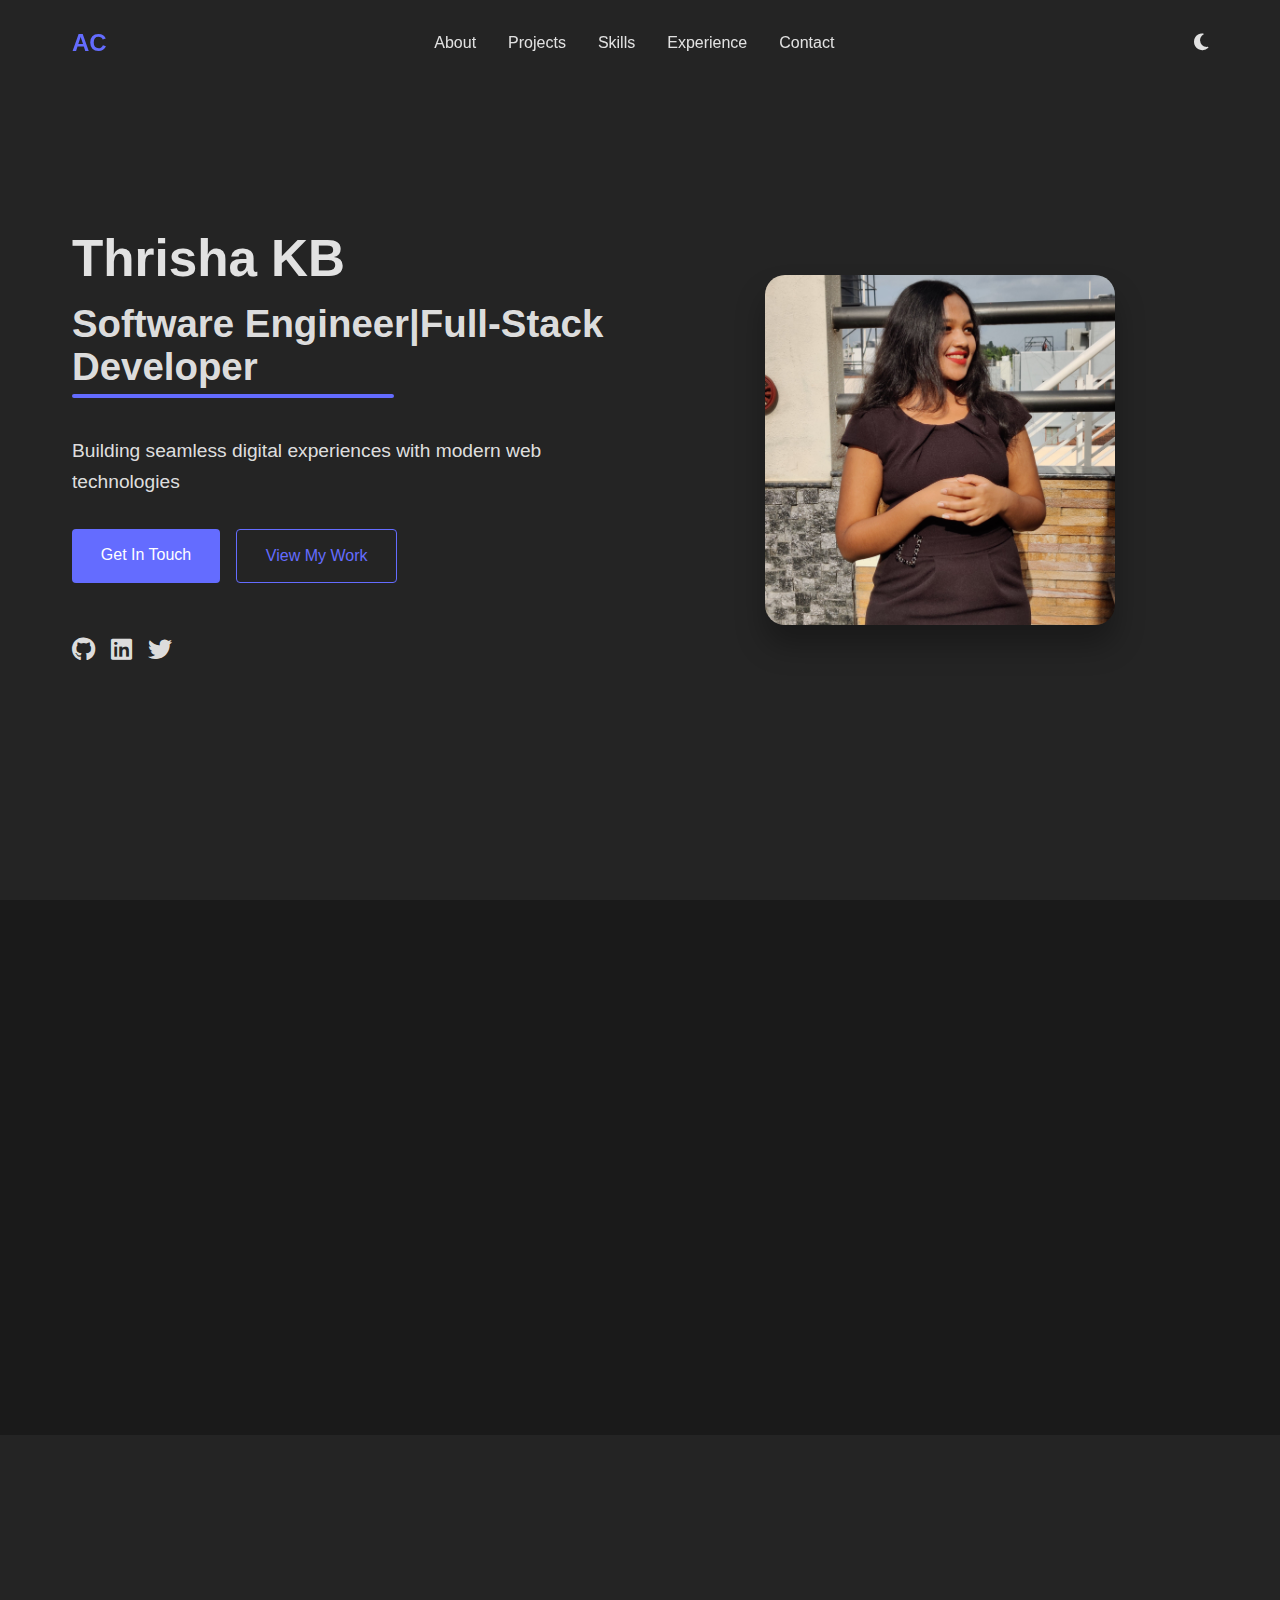
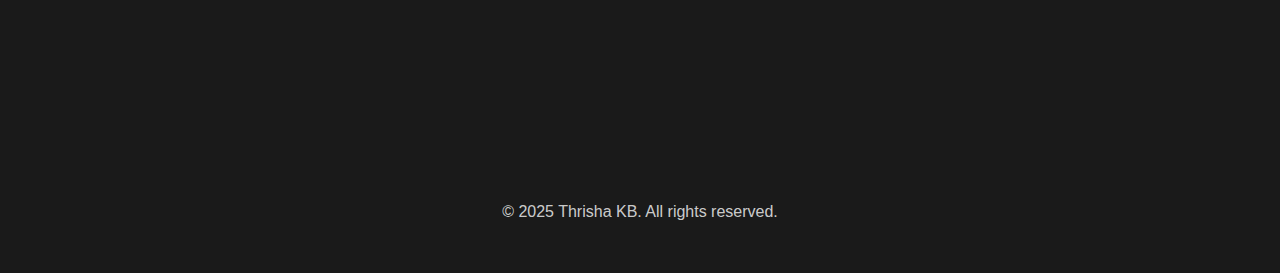
<file: OASIS INFOBYTE/LEVEL1 (TASK 2)/portfolio1.html>
<!DOCTYPE html>
<html lang="en" data-theme="dark">
<head>
    <meta charset="UTF-8">
    <meta name="viewport" content="width=device-width, initial-scale=1.0">
    <title>THRISHA KB | SOFTWARE ENGINEER</title>
    <link rel="stylesheet" href="https://cdnjs.cloudflare.com/ajax/libs/font-awesome/6.4.0/css/all.min.css">
    <style>
        :root {
            --primary: #646cff;
            --primary-hover: #535bf2;
            --text: rgba(255, 255, 255, 0.87);
            --bg: #242424;
            --card-bg: #1a1a1a;
            --light-text: #213547;
            --light-bg: #ffffff;
            --light-card: #f9f9f9;
        }

        [data-theme="light"] {
            --text: var(--light-text);
            --bg: var(--light-bg);
            --card-bg: var(--light-card);
        }

        * {
            margin: 0;
            padding: 0;
            box-sizing: border-box;
            font-family: 'Inter', -apple-system, BlinkMacSystemFont, sans-serif;
            transition: background-color 0.3s, color 0.3s;
        }

        body {
            background-color: var(--bg);
            color: var(--text);
            line-height: 1.6;
            overflow-x: hidden;
        }

        .container {
            max-width: 1200px;
            margin: 0 auto;
            padding: 0 2rem;
        }

        section {
            padding: 6rem 0;
            scroll-margin-top: 80px;
        }

        h1, h2, h3 {
            line-height: 1.1;
        }

        h1 {
            font-size: 3.2rem;
            font-weight: 700;
            margin-bottom: 1rem;
        }

        h2 {
            font-size: 2.4rem;
            margin-bottom: 3rem;
            position: relative;
            display: inline-block;
        }

        h2::after {
            content: '';
            position: absolute;
            bottom: -10px;
            left: 0;
            width: 60%;
            height: 4px;
            background: var(--primary);
            border-radius: 2px;
        }

        p {
            margin-bottom: 1rem;
            opacity: 0.9;
        }

        .btn {
            display: inline-block;
            background: var(--primary);
            color: white;
            padding: 0.8rem 1.8rem;
            border-radius: 4px;
            text-decoration: none;
            font-weight: 500;
            border: none;
            cursor: pointer;
            transition: transform 0.2s, background 0.2s;
        }

        .btn:hover {
            background: var(--primary-hover);
            transform: translateY(-2px);
        }

        .btn-outline {
            background: transparent;
            border: 1px solid var(--primary);
            color: var(--primary);
        }

        /* Header */
        header {
            position: fixed;
            top: 0;
            width: 100%;
            padding: 1.5rem 0;
            background-color: rgba(36, 36, 36, 0.8);
            backdrop-filter: blur(10px);
            z-index: 100;
        }

        nav {
            display: flex;
            justify-content: space-between;
            align-items: center;
        }

        .logo {
            font-weight: 700;
            font-size: 1.5rem;
            color: var(--primary);
            text-decoration: none;
        }

        .nav-links {
            display: flex;
            gap: 2rem;
        }

        .nav-links a {
            color: var(--text);
            text-decoration: none;
            font-weight: 500;
            position: relative;
        }

        .nav-links a::after {
            content: '';
            position: absolute;
            bottom: -5px;
            left: 0;
            width: 0;
            height: 2px;
            background: var(--primary);
            transition: width 0.3s;
        }

        .nav-links a:hover::after {
            width: 100%;
        }

        .theme-toggle {
            background: none;
            border: none;
            color: var(--text);
            font-size: 1.2rem;
            cursor: pointer;
            margin-left: 2rem;
        }

        /* Hero Section */
        #hero {
            height: 100vh;
            display: flex;
            align-items: center;
            position: relative;
            overflow: hidden;
        }

        .hero-content {
            display: flex;
            align-items: center;
            gap: 4rem;
        }

        .hero-text {
            flex: 1;
        }

        .hero-image {
            flex: 1;
            display: flex;
            justify-content: center;
        }

        .hero-image img {
            width: 350px;
            height: 350px;
            object-fit: cover;
            border-radius: 20px;
            box-shadow: 0 20px 30px rgba(0, 0, 0, 0.3);
        }

        .tagline {
            font-size: 1.2rem;
            margin-bottom: 2rem;
            opacity: 0.8;
        }

        .cta-buttons {
            display: flex;
            gap: 1rem;
            margin-top: 2rem;
        }

        .social-links {
            display: flex;
            gap: 1rem;
            margin-top: 3rem;
        }

        .social-links a {
            color: var(--text);
            font-size: 1.5rem;
            transition: transform 0.2s, color 0.2s;
        }

        .social-links a:hover {
            color: var(--primary);
            transform: translateY(-3px);
        }

        /* About Section */
        #about {
            background-color: var(--card-bg);
        }

        .about-content {
            display: flex;
            gap: 4rem;
            align-items: center;
        }

        .about-text {
            flex: 1;
        }

        .skills-grid {
            flex: 1;
            display: grid;
            grid-template-columns: repeat(3, 1fr);
            gap: 1.5rem;
        }

        .skill-item {
            background: rgba(100, 108, 255, 0.1);
            padding: 1.5rem;
            border-radius: 8px;
            text-align: center;
            transition: transform 0.2s;
        }

        .skill-item:hover {
            transform: translateY(-5px);
        }

        .skill-item i {
            font-size: 2rem;
            margin-bottom: 1rem;
            color: var(--primary);
        }

        /* Projects Section */
        .projects-grid {
            display: grid;
            grid-template-columns: repeat(auto-fill, minmax(350px, 1fr));
            gap: 2rem;
        }

        .project-card {
            background: var(--card-bg);
            border-radius: 10px;
            overflow: hidden;
            transition: transform 0.3s, box-shadow 0.3s;
        }

        .project-card:hover {
            transform: translateY(-10px);
            box-shadow: 0 15px 30px rgba(0, 0, 0, 0.2);
        }

        .project-image {
            height: 200px;
            overflow: hidden;
        }

        .project-image img {
            width: 100%;
            height: 100%;
            object-fit: cover;
            transition: transform 0.5s;
        }

        .project-card:hover .project-image img {
            transform: scale(1.05);
        }

        .project-info {
            padding: 1.5rem;
        }

        .project-info h3 {
            margin-bottom: 0.5rem;
        }

        .project-links {
            display: flex;
            gap: 1rem;
            margin-top: 1rem;
        }

        .project-links a {
            font-size: 0.9rem;
        }

        .featured-project {
            grid-column: span 2;
            display: flex;
        }

        .featured-project .project-image {
            flex: 1;
            height: auto;
        }

        .featured-project .project-info {
            flex: 1;
        }

        /* Skills Section */
        .skills-container {
            display: flex;
            gap: 3rem;
        }

        .skills-category {
            flex: 1;
        }

        .skill-bar {
            margin-bottom: 1.5rem;
        }

        .skill-info {
            display: flex;
            justify-content: space-between;
            margin-bottom: 0.5rem;
        }

        .skill-bar-container {
            height: 8px;
            background: rgba(100, 108, 255, 0.1);
            border-radius: 4px;
            overflow: hidden;
        }

        .skill-progress {
            height: 100%;
            background: var(--primary);
            border-radius: 4px;
            width: 0;
        }

        /* Experience Section */
        .timeline {
            position: relative;
            max-width: 800px;
            margin: 0 auto;
        }

        .timeline::before {
            content: '';
            position: absolute;
            top: 0;
            left: 50%;
            transform: translateX(-50%);
            width: 2px;
            height: 100%;
            background: var(--primary);
        }

        .timeline-item {
            padding: 20px 40px;
            position: relative;
            width: 50%;
            box-sizing: border-box;
        }

        .timeline-item:nth-child(odd) {
            left: 0;
        }

        .timeline-item:nth-child(even) {
            left: 50%;
        }

        .timeline-item::after {
            content: '';
            position: absolute;
            top: 30px;
            width: 20px;
            height: 20px;
            border-radius: 50%;
            background: var(--primary);
            z-index: 1;
        }

        .timeline-item:nth-child(odd)::after {
            right: -10px;
        }

        .timeline-item:nth-child(even)::after {
            left: -10px;
        }

        .timeline-content {
            padding: 20px;
            background: var(--card-bg);
            border-radius: 8px;
            box-shadow: 0 5px 15px rgba(0, 0, 0, 0.1);
        }

        .timeline-date {
            font-weight: 600;
            color: var(--primary);
            margin-bottom: 0.5rem;
        }

        /* Contact Section */
        #contact {
            background-color: var(--card-bg);
        }

        .contact-container {
            display: flex;
            gap: 4rem;
        }

        .contact-info {
            flex: 1;
        }

        .contact-form {
            flex: 1;
        }

        .form-group {
            margin-bottom: 1.5rem;
        }

        .form-group label {
            display: block;
            margin-bottom: 0.5rem;
            font-weight: 500;
        }

        .form-group input,
        .form-group textarea {
            width: 100%;
            padding: 0.8rem;
            border: 1px solid rgba(100, 108, 255, 0.3);
            border-radius: 4px;
            background: var(--bg);
            color: var(--text);
        }

        .form-group textarea {
            min-height: 150px;
            resize: vertical;
        }

        .contact-details {
            margin-top: 2rem;
        }

        .contact-item {
            display: flex;
            align-items: center;
            margin-bottom: 1rem;
        }

        .contact-item i {
            margin-right: 1rem;
            color: var(--primary);
            font-size: 1.2rem;
        }

        /* Footer */
        footer {
            text-align: center;
            padding: 2rem 0;
            background: var(--card-bg);
        }

        /* Animations */
        @keyframes fadeIn {
            from { opacity: 0; transform: translateY(20px); }
            to { opacity: 1; transform: translateY(0); }
        }

        .animate {
            animation: fadeIn 0.8s ease-out forwards;
        }

        .delay-1 { animation-delay: 0.2s; }
        .delay-2 { animation-delay: 0.4s; }
        .delay-3 { animation-delay: 0.6s; }

        /* Responsive */
        @media (max-width: 992px) {
            .hero-content, .about-content, .contact-container {
                flex-direction: column;
            }

            .featured-project {
                grid-column: span 1;
                flex-direction: column;
            }

            .skills-container {
                flex-direction: column;
            }

            .timeline::before {
                left: 31px;
            }

            .timeline-item {
                width: 100%;
                padding-left: 70px;
                padding-right: 25px;
            }

            .timeline-item:nth-child(even) {
                left: 0;
            }

            .timeline-item::after {
                left: 21px !important;
            }
        }

        @media (max-width: 768px) {
            h1 {
                font-size: 2.5rem;
            }

            h2 {
                font-size: 2rem;
            }

            .nav-links {
                display: none;
            }

            .hero-image img {
                width: 250px;
                height: 250px;
            }
        }
    </style>
</head>
<body>
    <!-- Header -->
    <header>
        <div class="container">
            <nav>
                <a href="#" class="logo">AC</a>
                <div class="nav-links">
                    <a href="#about">About</a>
                    <a href="#projects">Projects</a>
                    <a href="#skills">Skills</a>
                    <a href="#experience">Experience</a>
                    <a href="#contact">Contact</a>
                </div>
                <button class="theme-toggle" id="themeToggle">
                    <i class="fas fa-moon"></i>
                </button>
            </nav>
        </div>
    </header>

    <!-- Hero Section -->
    <section id="hero">
        <div class="container">
            <div class="hero-content">
                <div class="hero-text">
                    <h1 class="animate">Thrisha KB</h1>
                    <h2 class="animate delay-1">Software Engineer|Full-Stack Developer</h2>
                    <p class="tagline animate delay-2">Building seamless digital experiences with modern web technologies</p>
                    <div class="cta-buttons animate delay-3">
                        <a href="#contact" class="btn">Get In Touch</a>
                        <a href="#projects" class="btn btn-outline">View My Work</a>
                    </div>
                    <div class="social-links animate delay-3">
                        <a href="#" target="_blank"><i class="fab fa-github"></i></a>
                        <a href="#" target="_blank"><i class="fab fa-linkedin"></i></a>
                        <a href="#" target="_blank"><i class="fab fa-twitter"></i></a>
                    </div>
                </div>
                <div class="hero-image animate delay-2">
                    <img src="WhatsApp Image 2025-04-01 at 3.58.15 PM.jpeg">
                </div>
            </div>
        </div>
    </section>

    <!-- About Section -->
    <section id="about">
        <div class="container">
            <h2 class="animate">About Me</h2>
            <div class="about-content">
                <div class="about-text animate">
                    <p>I’m an aspiring full-stack developer with a strong foundation in JavaScript technologies. Currently honing my skills through practical projects and coursework, I am passionate about building web applications and focusing on creating intuitive, user-friendly interfaces.</p>
                    <p>My journey began with a Information Science degree from SJB Institute of technology, followed by internships at tech startups where I honed my skills in both frontend and backend development.</p>
                    <p>When I'm not coding, you can find me hiking, playing badminton, or gyming.</p>
                </div>
                <div class="skills-grid animate delay-1">
                    <div class="skill-item">
                        <i class="fab fa-react"></i>
                        <h3>Frontend</h3>
                        <p>HTML , CSS , Java Script , React </p>
                    </div>
                    <div class="skill-item">
                        <i class="fas fa-server"></i>
                        <h3>Backend</h3>
                        <p>Node.js, Express, Python</p>
                    </div>
                    <div class="skill-item">
                        <i class="fas fa-database"></i>
                        <h3>Database</h3>
                        <p>MongoDB, MySQL</p>
                    </div>
                                       
                </div>
            </div>
        </div>
    </section>

    <!-- Projects Section -->
    <section id="projects">
        <div class="container">
            <h2 class="animate">Featured Projects</h2>
            <div class="projects-grid">
                <!-- Featured Project -->
                <div class="project-card featured-project animate">
                    <div class="project-image">
                        <img src="WhatsApp Image 2025-04-01 at 4.36.22 PM.jpeg" alt="Pizza Ordering App">
                    </div>
                    <div class="project-info">
                        <h3>To Do List App</h3>
                        <p>Manage your tasks effortlessly with the ability to add, view, and track pending or completed tasks, all while enjoying customizable themes!</p>
                                                <div class="project-links">
                            <a href="#" class="btn">Live Demo</a>
                            <a href="#" class="btn btn-outline">GitHub</a>
                        </div>
                    </div>
                </div>

                <!-- Project 2 -->
                <div class="project-card animate delay-1">
                    <div class="project-image">
                        <img src="gym.jpeg" alt="Data Dashboard">
                    </div>
                    <div class="project-info">
                        <h3>Elite Fitness Landing page</h3>
                        <p>Explore our exclusive gym categories designed to help you achieve your fitness goals with personalized training options!</p>
                        <div class="project-links">
                            <a href="#" class="btn">Live Demo</a>
                            <a href="#" class="btn btn-outline">GitHub</a>
                        </div>
                    </div>
                </div>

                <!-- Project 3 -->
                <div class="project-card animate delay-2">
                    <div class="project-image">
                        <img src="grocery.jpeg" alt="Task Manager">
                    </div>
                    <div class="project-info">
                        <h3>Effective Grocery Website</h3>
<p>Developed a grocery price comparison website that dynamically analyzes prices from two
different stores real time and redirects users to the best deal, optimizing cost savings and
enhancing the shopping experience</p>
                        
                        <div class="project-links">
                            <a href="#" class="btn">Live Demo</a>
                            <a href="#" class="btn btn-outline">GitHub</a>
                        </div>
                    </div>
                </div>

                <!-- Project 4 -->
                <div class="project-card animate delay-1">
                    <div class="project-image">
                        <img src="login.jpeg" alt="E-commerce">
                    </div>
                    <div class="project-info">
                        <h3>A simple login authentication</h3>
                        <p>Seamless login authentication that lets users easily register and log in to access their personalized experience.</p>
                        <div class="project-links">
                            <a href="#" class="btn">Live Demo</a>
                            <a href="#" class="btn btn-outline">GitHub</a>
                        </div>
                    </div>
                </div>
            </div>
        </div>
    </section>

    <!-- Skills Section -->
    <section id="skills">
        <div class="container">
            <h2 class="animate">Technical Skills</h2>
            <div class="skills-container">
                <div class="skills-category animate">
                    <h3>Frontend</h3>
                    <div class="skill-bar">
                        <div class="skill-info">
                            <span>React</span>
                            <span>30%</span>
                        </div>
                        <div class="skill-bar-container">
                            <div class="skill-progress" style="width: 30%;"></div>
                        </div>
                    </div>
                    <div class="skill-bar">
                        <div class="skill-info">
                            <span>JavaScript</span>
                            <span>80%</span>
                        </div>
                        <div class="skill-bar-container">
                            <div class="skill-progress" style="width: 80%;"></div>
                        </div>
                    </div>
                    <div class="skill-bar">
                        <div class="skill-info">
                            <span>HTML/CSS</span>
                            <span>85%</span>
                        </div>
                        <div class="skill-bar-container">
                            <div class="skill-progress" style="width: 85%;"></div>
                        </div>
                    </div>
                </div>

                <div class="skills-category animate delay-1">
                    <h3>Backend</h3>
                    <div class="skill-bar">
                        <div class="skill-info">
                            <span>Node.js</span>
                            <span>30%</span>
                        </div>
                        <div class="skill-bar-container">
                            <div class="skill-progress" style="width: 30%;"></div>
                        </div>
                    </div>
                    <div class="skill-bar">
                        <div class="skill-info">
                            <span>Express</span>
                            <span>30%</span>
                        </div>
                        <div class="skill-bar-container">
                            <div class="skill-progress" style="width: 30%;"></div>
                        </div>
                    </div>
                    <div class="skill-bar">
                        <div class="skill-info">
                            <span>Python</span>
                            <span>80%</span>
                        </div>
                        <div class="skill-bar-container">
                            <div class="skill-progress" style="width: 80%;"></div>
                        </div>
                    </div>
                </div>

                <div class="skills-category animate delay-2">
                    <h3>Database & DevOps</h3>
                    <div class="skill-bar">
                        <div class="skill-info">
                            <span>MongoDB</span>
                            <span>85%</span>
                        </div>
                        <div class="skill-bar-container">
                            <div class="skill-progress" style="width: 85%;"></div>
                        </div>
                    </div>                   
                    </div>
                </div>
            </div>
        </div>
    </section>

    <!-- Experience Section -->
    <section id="experience">
        <div class="container">
            <h2 class="animate">Education</h2>
            <div class="timeline">
                 <div class="timeline-item animate delay-2">
                    <div class="timeline-content">
                        <div class="timeline-date">2022 - 2026</div>
                        <h3>B.Sc. Information Science</h3>
                        <p>SJB INSTITUTE OF TECHNOLOGY</p>
                        <ul>
                            <li>Specialized in Web Technologies and Data Structures</li>
                            <li>Graduated (CGPA: 9.2)</li>
                        </ul>
                    </div>
                </div>

                <div class="timeline-item animate delay-2">
                    <div class="timeline-content">
                        <div class="timeline-date">2020 - 2022</div>
                        <h3>Second PUC</h3>
                        <p>Sri Kumaran Children's Home PU College </p>
                        <ul>
                            <li>96.5%</li>
                        </ul>
                    </div>
                </div>

                <div class="timeline-item animate delay-2">
                    <div class="timeline-content">
                        <div class="timeline-date">2010 - 2020</div>
                        <h3>10th Standard</h3>
                        <p>Sri Kumaran Children's Home </p>
                        <ul>
                            <li>95.85%</li>
                        </ul>
                    </div>
                </div>
            </div>
        </div>
    </section>

    <!-- Contact Section -->
    <section id="contact">
        <div class="container">
            <h2 class="animate">Get In Touch</h2>
            <div class="contact-container">
                <div class="contact-info animate">
                    <p>I'm currently open to new opportunities and interesting projects. Feel free to reach out if you'd like to collaborate or just say hello!</p>
                    <div class="contact-details">
                        <div class="contact-item">
                            <i class="fas fa-envelope"></i>
                            <span>thrishakandalibabu@gmail.com</span>
                        </div>
                        <div class="contact-item">
                            <i class="fas fa-phone"></i>
                            <span>+91 8904694692</span>
                        </div>
                        <div class="contact-item">
                            <i class="fas fa-map-marker-alt"></i>
                            <span>Bangalore, Karnataka</span>
                        </div>
                    </div>
                    <div class="social-links" style="margin-top: 2rem;">
                        <a href="#" target="_blank"><i class="fab fa-github"></i></a>
                        <a href="#" target="_blank"><i class="fab fa-linkedin"></i></a>
                        <a href="#" target="_blank"><i class="fab fa-twitter"></i></a>
                        <a href="#" target="_blank"><i class="fab fa-instagram"></i></a>
                    </div>
                </div>
                <div class="contact-form animate delay-1">
                    <form>
                        <div class="form-group">
                            <label for="name">Name</label>
                            <input type="text" id="name" required>
                        </div>
                        <div class="form-group">
                            <label for="email">Email</label>
                            <input type="email" id="email" required>
                        </div>
                        <div class="form-group">
                            <label for="subject">Subject</label>
                            <input type="text" id="subject" required>
                        </div>
                        <div class="form-group">
                            <label for="message">Message</label>
                            <textarea id="message" required></textarea>
                        </div>
                        <button type="submit" class="btn">Send Message</button>
                    </form>
                </div>
            </div>
        </div>
    </section>

    <!-- Footer -->
    <footer>
        <div class="container">
            <p>&copy; 2025 Thrisha KB. All rights reserved.</p>
        </div>
    </footer>

    <script>
        // Theme Toggle
        const themeToggle = document.getElementById('themeToggle');
        const themeIcon = themeToggle.querySelector('i');
        
        themeToggle.addEventListener('click', () => {
            document.documentElement.setAttribute(
                'data-theme',
                document.documentElement.getAttribute('data-theme') === 'dark' ? 'light' : 'dark'
            );
            
            themeIcon.classList.toggle('fa-moon');
            themeIcon.classList.toggle('fa-sun');
        });

        // Smooth scrolling for anchor links
        document.querySelectorAll('a[href^="#"]').forEach(anchor => {
            anchor.addEventListener('click', function(e) {
                e.preventDefault();
                document.querySelector(this.getAttribute('href')).scrollIntoView({
                    behavior: 'smooth'
                });
            });
        });

        // Animation on scroll
        const animateElements = document.querySelectorAll('.animate');
        
        const observer = new IntersectionObserver((entries) => {
            entries.forEach(entry => {
                if (entry.isIntersecting) {
                    entry.target.style.opacity = 1;
                    entry.target.style.transform = 'translateY(0)';
                }
            });
        }, { threshold: 0.1 });

        animateElements.forEach(element => {
            element.style.opacity = 0;
            element.style.transform = 'translateY(20px)';
            element.style.transition = 'opacity 0.6s ease-out, transform 0.6s ease-out';
            observer.observe(element);
        });

        // GSAP animations could be added here for more complex animations
    </script>
</body>
</html>
</file>
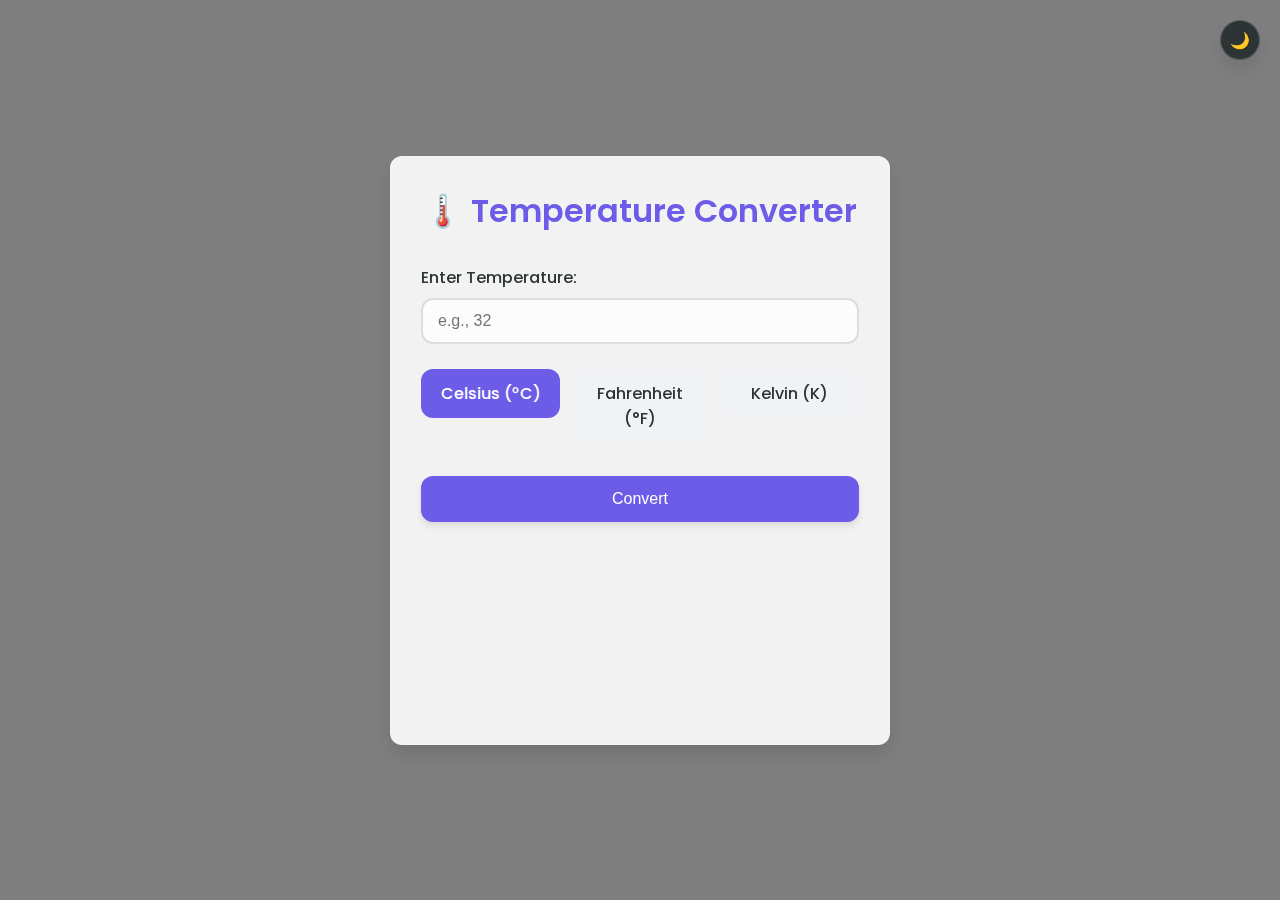
<file: OASIS INFOBYTE/LEVEL1 (TASK 3)/temperature.html>
<!DOCTYPE html>
<html lang="en">
<head>
    <meta charset="UTF-8">
    <meta name="viewport" content="width=device-width, initial-scale=1.0">
    <title>Elegant Temperature Converter</title>
    <link href="https://fonts.googleapis.com/css2?family=Poppins:wght@300;400;500;600&display=swap" rel="stylesheet">
    <style>
        :root {
            --primary: #6c5ce7;
            --primary-light: #a29bfe;
            --dark: #2d3436;
            --light: #f5f6fa;
            --danger: #d63031;
            --success: #00b894;
            --border-radius: 12px;
            --shadow: 0 10px 20px rgba(0, 0, 0, 0.1);
            --transition: all 0.3s ease;
        }

        * {
            margin: 0;
            padding: 0;
            box-sizing: border-box;
        }

        body {
            font-family: 'Poppins', sans-serif;
            background: linear-gradient(rgba(0, 0, 0, 0.5), rgba(0, 0, 0, 0.5)), 
                        url('https://images.unsplash.com/photo-1515694346937-94d85e41e6f0?ixlib=rb-1.2.1&auto=format&fit=crop&w=1350&q=80') no-repeat center center fixed;
            background-size: cover;
            min-height: 100vh;
            display: flex;
            justify-content: center;
            align-items: center;
            padding: 20px;
            color: var(--light);
        }

        .container {
            background: rgba(255, 255, 255, 0.9);
            border-radius: var(--border-radius);
            box-shadow: var(--shadow);
            width: 100%;
            max-width: 500px;
            padding: 30px;
            transition: var(--transition);
            backdrop-filter: blur(5px);
            -webkit-backdrop-filter: blur(5px);
            border: 1px solid rgba(255, 255, 255, 0.2);
        }

        .container:hover {
            box-shadow: 0 15px 30px rgba(0, 0, 0, 0.3);
            transform: translateY(-5px);
        }

        h1 {
            text-align: center;
            margin-bottom: 30px;
            color: var(--primary);
            font-weight: 600;
        }

        .input-group {
            margin-bottom: 25px;
            position: relative;
        }

        label {
            display: block;
            margin-bottom: 8px;
            font-weight: 500;
            color: var(--dark);
        }

        input, select {
            width: 100%;
            padding: 12px 15px;
            border: 2px solid #ddd;
            border-radius: var(--border-radius);
            font-size: 16px;
            transition: var(--transition);
            outline: none;
            background: rgba(255, 255, 255, 0.8);
        }

        input:focus, select:focus {
            border-color: var(--primary);
            box-shadow: 0 0 0 3px rgba(108, 92, 231, 0.2);
            background: white;
        }

        .unit-selector {
            display: flex;
            gap: 10px;
            margin-bottom: 25px;
        }

        .unit-option {
            flex: 1;
            position: relative;
        }

        .unit-option input {
            position: absolute;
            opacity: 0;
            width: 0;
            height: 0;
        }

        .unit-option label {
            display: flex;
            align-items: center;
            justify-content: center;
            padding: 12px;
            background: rgba(241, 242, 246, 0.8);
            border-radius: var(--border-radius);
            cursor: pointer;
            transition: var(--transition);
            text-align: center;
        }

        .unit-option input:checked + label {
            background: var(--primary);
            color: white;
            font-weight: 500;
        }

        .unit-option label:hover {
            background: #dfe6e9;
        }

        .unit-option input:checked + label:hover {
            background: var(--primary-light);
        }

        button {
            width: 100%;
            padding: 14px;
            background: var(--primary);
            color: white;
            border: none;
            border-radius: var(--border-radius);
            font-size: 16px;
            font-weight: 500;
            cursor: pointer;
            transition: var(--transition);
            margin-bottom: 25px;
            box-shadow: 0 4px 6px rgba(0, 0, 0, 0.1);
        }

        button:hover {
            background: var(--primary-light);
            transform: translateY(-2px);
            box-shadow: 0 6px 10px rgba(0, 0, 0, 0.15);
        }

        button:active {
            transform: translateY(0);
            box-shadow: 0 2px 4px rgba(0, 0, 0, 0.1);
        }

        .result-container {
            background: rgba(248, 249, 250, 0.9);
            border-radius: var(--border-radius);
            padding: 20px;
            text-align: center;
            opacity: 0;
            transform: translateY(10px);
            transition: var(--transition);
        }

        .result-container.show {
            opacity: 1;
            transform: translateY(0);
        }

        .result-value {
            font-size: 36px;
            font-weight: 600;
            color: var(--primary);
            margin: 10px 0;
        }

        .result-unit {
            font-size: 18px;
            color: var(--dark);
        }

        .error {
            color: var(--danger);
            font-size: 14px;
            margin-top: 5px;
            display: none;
            text-shadow: 0 1px 1px rgba(255, 255, 255, 0.8);
        }

        .input-error {
            border-color: var(--danger) !important;
        }

        .theme-toggle {
            position: fixed;
            top: 20px;
            right: 20px;
            background: var(--dark);
            color: white;
            border: none;
            width: 40px;
            height: 40px;
            border-radius: 50%;
            display: flex;
            align-items: center;
            justify-content: center;
            cursor: pointer;
            box-shadow: var(--shadow);
            transition: var(--transition);
            z-index: 100;
            backdrop-filter: blur(5px);
            -webkit-backdrop-filter: blur(5px);
            border: 1px solid rgba(255, 255, 255, 0.2);
        }

        .theme-toggle:hover {
            transform: scale(1.1);
        }

        /* Dark mode styles */
        body.dark-mode {
            background: linear-gradient(rgba(0, 0, 0, 0.7), rgba(0, 0, 0, 0.7)), 
                        url('https://images.unsplash.com/photo-1534796636912-3b95b3ab5986?ixlib=rb-1.2.1&auto=format&fit=crop&w=1351&q=80') no-repeat center center fixed;
            background-size: cover;
        }

        body.dark-mode .container {
            background: rgba(30, 39, 46, 0.9);
            color: var(--light);
            border: 1px solid rgba(255, 255, 255, 0.1);
        }

        body.dark-mode label {
            color: var(--light);
        }

        body.dark-mode input, 
        body.dark-mode select {
            background: rgba(45, 52, 54, 0.8);
            border-color: #3d484f;
            color: white;
        }

        body.dark-mode input:focus, 
        body.dark-mode select:focus {
            background: rgba(45, 52, 54, 1);
        }

        body.dark-mode .unit-option label {
            background: rgba(61, 72, 79, 0.8);
            color: white;
        }

        body.dark-mode .unit-option label:hover {
            background: rgba(75, 90, 99, 0.8);
        }

        body.dark-mode .result-container {
            background: rgba(45, 52, 54, 0.9);
        }

        body.dark-mode .result-unit {
            color: var(--light);
        }

        body.dark-mode .theme-toggle {
            background: rgba(245, 246, 250, 0.9);
            color: var(--dark);
        }

        @media (max-width: 600px) {
            .container {
                padding: 20px;
            }
            
            .unit-selector {
                flex-direction: column;
            }
        }
    </style>
</head>
<body>
    <button class="theme-toggle" id="themeToggle">🌙</button>
    
    <div class="container">
        <h1>🌡️ Temperature Converter</h1>
        
        <div class="input-group">
            <label for="temperature">Enter Temperature:</label>
            <input type="number" id="temperature" placeholder="e.g., 32" step="0.01">
            <div class="error" id="temperatureError">Please enter a valid number</div>
        </div>
        
        <div class="unit-selector">
            <div class="unit-option">
                <input type="radio" id="celsius" name="unit" value="celsius" checked>
                <label for="celsius">Celsius (°C)</label>
            </div>
            <div class="unit-option">
                <input type="radio" id="fahrenheit" name="unit" value="fahrenheit">
                <label for="fahrenheit">Fahrenheit (°F)</label>
            </div>
            <div class="unit-option">
                <input type="radio" id="kelvin" name="unit" value="kelvin">
                <label for="kelvin">Kelvin (K)</label>
            </div>
        </div>
        
        <button id="convertBtn">Convert</button>
        
        <div class="result-container" id="resultContainer">
            <div>Converted Temperature</div>
            <div class="result-value" id="resultValue">--</div>
            <div class="result-unit" id="resultUnit">--</div>
        </div>
    </div>

    <script>
        document.addEventListener('DOMContentLoaded', function() {
            const temperatureInput = document.getElementById('temperature');
            const convertBtn = document.getElementById('convertBtn');
            const resultContainer = document.getElementById('resultContainer');
            const resultValue = document.getElementById('resultValue');
            const resultUnit = document.getElementById('resultUnit');
            const temperatureError = document.getElementById('temperatureError');
            const themeToggle = document.getElementById('themeToggle');
            
            // Theme toggle functionality
            themeToggle.addEventListener('click', function() {
                document.body.classList.toggle('dark-mode');
                themeToggle.textContent = document.body.classList.contains('dark-mode') ? '☀️' : '🌙';
            });
            
            // Convert temperature function
            function convertTemperature() {
                const temperature = parseFloat(temperatureInput.value);
                const selectedUnit = document.querySelector('input[name="unit"]:checked').value;
                
                // Validate input
                if (isNaN(temperature)) {
                    temperatureInput.classList.add('input-error');
                    temperatureError.style.display = 'block';
                    return;
                } else {
                    temperatureInput.classList.remove('input-error');
                    temperatureError.style.display = 'none';
                }
                
                // Check for invalid Kelvin values
                if (selectedUnit === 'kelvin' && temperature < 0) {
                    resultValue.textContent = 'Invalid';
                    resultUnit.textContent = 'Kelvin cannot be negative';
                    resultContainer.classList.add('show');
                    return;
                }
                
                let celsius, fahrenheit, kelvin;
                
                // Convert input to all units
                switch (selectedUnit) {
                    case 'celsius':
                        celsius = temperature;
                        fahrenheit = (celsius * 9/5) + 32;
                        kelvin = celsius + 273.15;
                        break;
                    case 'fahrenheit':
                        fahrenheit = temperature;
                        celsius = (fahrenheit - 32) * 5/9;
                        kelvin = celsius + 273.15;
                        break;
                    case 'kelvin':
                        kelvin = temperature;
                        celsius = kelvin - 273.15;
                        fahrenheit = (celsius * 9/5) + 32;
                        break;
                }
                
                // Display all conversions
                let resultHTML = `
                    <div class="result-item">
                        <span class="result-value">${celsius.toFixed(2)}</span>
                        <span class="result-unit">°C</span>
                    </div>
                    <div class="result-item">
                        <span class="result-value">${fahrenheit.toFixed(2)}</span>
                        <span class="result-unit">°F</span>
                    </div>
                    <div class="result-item">
                        <span class="result-value">${kelvin.toFixed(2)}</span>
                        <span class="result-unit">K</span>
                    </div>
                `;
                
                // Show the results with animation
                resultContainer.innerHTML = `
                    <div style="margin-bottom: 15px; font-weight: 500;">Conversion Results</div>
                    <div style="display: flex; justify-content: space-between; margin-bottom: 10px;">
                        <div style="text-align: center; flex: 1;">
                            <div style="font-size: 24px; font-weight: 600; color: var(--primary);">${celsius.toFixed(2)}</div>
                            <div style="font-size: 16px;">°C</div>
                        </div>
                        <div style="text-align: center; flex: 1;">
                            <div style="font-size: 24px; font-weight: 600; color: var(--primary);">${fahrenheit.toFixed(2)}</div>
                            <div style="font-size: 16px;">°F</div>
                        </div>
                        <div style="text-align: center; flex: 1;">
                            <div style="font-size: 24px; font-weight: 600; color: var(--primary);">${kelvin.toFixed(2)}</div>
                            <div style="font-size: 16px;">K</div>
                        </div>
                    </div>
                `;
                
                resultContainer.classList.add('show');
            }
            
            // Event listeners
            convertBtn.addEventListener('click', convertTemperature);
            
            // Optional: Real-time conversion
            temperatureInput.addEventListener('input', function() {
                if (this.value && !isNaN(this.value)) {
                    convertTemperature();
                }
            });
            
            // Also convert when changing units
            document.querySelectorAll('input[name="unit"]').forEach(radio => {
                radio.addEventListener('change', function() {
                    if (temperatureInput.value && !isNaN(temperatureInput.value)) {
                        convertTemperature();
                    }
                });
            });
        });
    </script>
</body>
</html>
</file>
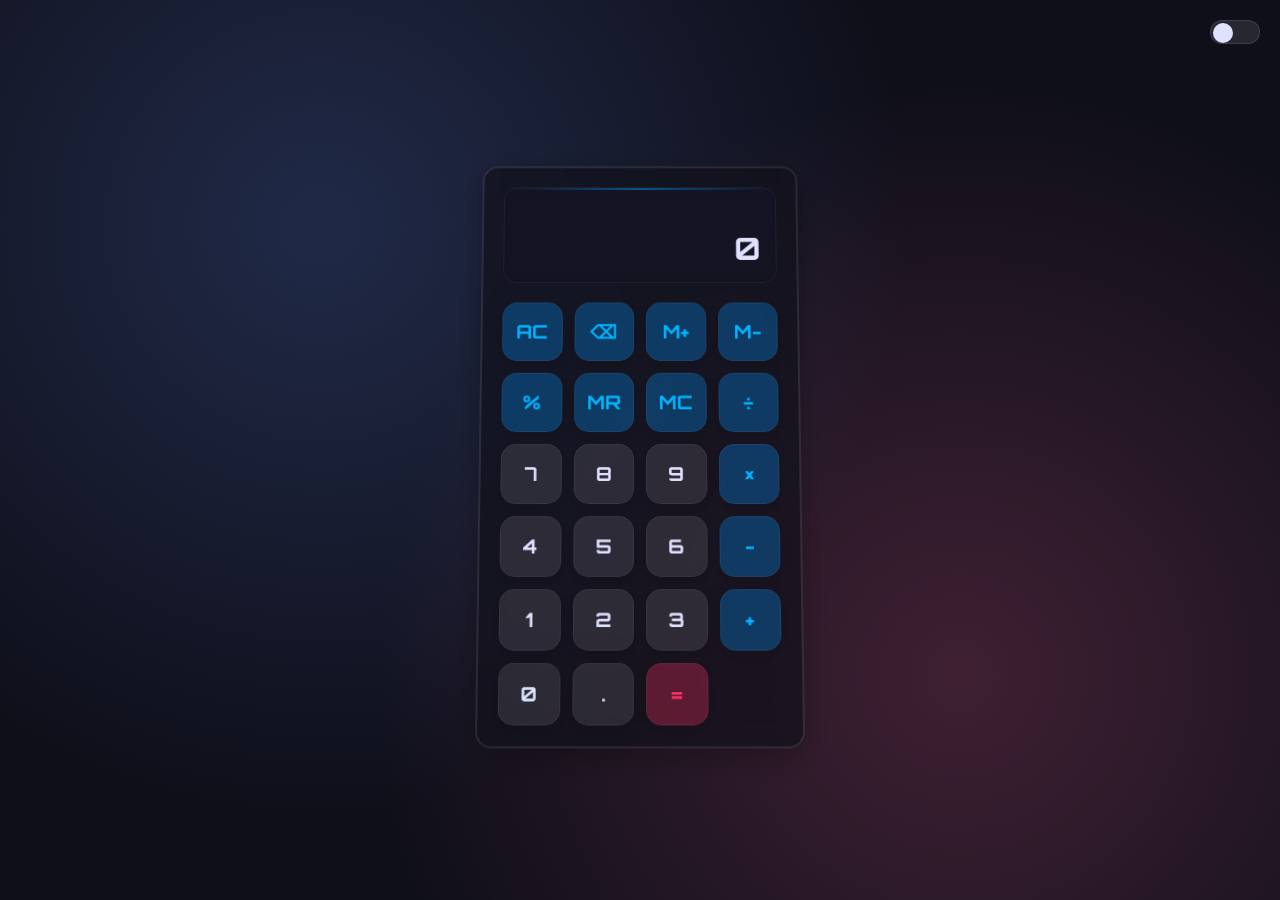
<file: OASIS INFOBYTE/LEVEL2 (TASK 1)/calculator.html>
<!DOCTYPE html>
<html lang="en">
<head>
    <meta charset="UTF-8">
    <meta name="viewport" content="width=device-width, initial-scale=1.0">
    <title>Neon Glass Calculator</title>
    <link href="https://fonts.googleapis.com/css2?family=Orbitron:wght@400;700&display=swap" rel="stylesheet">
    <style>
        :root {
            --bg-color: #0f0f1a;
            --calc-bg: rgba(15, 15, 26, 0.7);
            --display-bg: rgba(20, 20, 35, 0.9);
            --text-color: #e0e0ff;
            --button-bg: rgba(255, 255, 255, 0.1);
            --button-hover: rgba(255, 255, 255, 0.2);
            --button-active: rgba(255, 255, 255, 0.3);
            --operator-bg: rgba(0, 150, 255, 0.3);
            --operator-hover: rgba(0, 150, 255, 0.5);
            --operator-active: rgba(0, 150, 255, 0.7);
            --equals-bg: rgba(255, 50, 100, 0.3);
            --equals-hover: rgba(255, 50, 100, 0.5);
            --equals-active: rgba(255, 50, 100, 0.7);
            --neon-glow: 0 0 10px rgba(0, 150, 255, 0.8);
            --border-radius: 15px;
            --transition: all 0.2s ease;
        }

        .light-mode {
            --bg-color: #f0f0ff;
            --calc-bg: rgba(240, 240, 255, 0.7);
            --display-bg: rgba(230, 230, 255, 0.9);
            --text-color: #1a1a2e;
            --button-bg: rgba(0, 0, 0, 0.05);
            --button-hover: rgba(0, 0, 0, 0.1);
            --button-active: rgba(0, 0, 0, 0.2);
            --operator-bg: rgba(0, 100, 200, 0.2);
            --operator-hover: rgba(0, 100, 200, 0.3);
            --operator-active: rgba(0, 100, 200, 0.4);
            --equals-bg: rgba(200, 0, 50, 0.2);
            --equals-hover: rgba(200, 0, 50, 0.3);
            --equals-active: rgba(200, 0, 50, 0.4);
            --neon-glow: 0 0 10px rgba(0, 100, 200, 0.5);
        }

        * {
            margin: 0;
            padding: 0;
            box-sizing: border-box;
            font-family: 'Orbitron', sans-serif;
        }

        body {
            min-height: 100vh;
            display: flex;
            justify-content: center;
            align-items: center;
            background: var(--bg-color);
            background-image: 
                radial-gradient(circle at 25% 25%, rgba(100, 150, 255, 0.2) 0%, transparent 50%),
                radial-gradient(circle at 75% 75%, rgba(255, 100, 150, 0.2) 0%, transparent 50%);
            transition: var(--transition);
            overflow: hidden;
        }

        .calculator {
            width: 320px;
            background: var(--calc-bg);
            backdrop-filter: blur(10px);
            -webkit-backdrop-filter: blur(10px);
            border-radius: var(--border-radius);
            padding: 20px;
            box-shadow: 
                0 8px 32px rgba(0, 0, 0, 0.3),
                0 0 0 1px rgba(255, 255, 255, 0.1);
            border: 1px solid rgba(255, 255, 255, 0.1);
            transform: perspective(1000px) rotateX(5deg);
            transition: var(--transition);
        }

        .calculator:hover {
            transform: perspective(1000px) rotateX(5deg) scale(1.01);
            box-shadow: 
                0 12px 40px rgba(0, 0, 0, 0.4),
                0 0 0 1px rgba(255, 255, 255, 0.15);
        }

        .display {
            width: 100%;
            height: 100px;
            margin-bottom: 20px;
            background: var(--display-bg);
            border-radius: var(--border-radius);
            padding: 15px;
            text-align: right;
            position: relative;
            overflow: hidden;
            box-shadow: inset 0 0 10px rgba(0, 0, 0, 0.2);
            border: 1px solid rgba(255, 255, 255, 0.05);
        }

        .display::after {
            content: '';
            position: absolute;
            top: 0;
            left: 0;
            right: 0;
            height: 2px;
            background: linear-gradient(90deg, transparent, rgba(0, 150, 255, 0.5), transparent);
            animation: scanline 3s linear infinite;
        }

        @keyframes scanline {
            0% { transform: translateY(0); }
            100% { transform: translateY(100px); }
        }

        .display-content {
            height: 100%;
            display: flex;
            flex-direction: column;
            justify-content: space-between;
        }

        .previous-operand {
            font-size: 1rem;
            color: rgba(224, 224, 255, 0.7);
            height: 20px;
            overflow: hidden;
            text-overflow: ellipsis;
        }

        .current-operand {
            font-size: 2rem;
            color: var(--text-color);
            font-weight: bold;
            overflow: hidden;
            text-overflow: ellipsis;
        }

        .buttons {
            display: grid;
            grid-template-columns: repeat(4, 1fr);
            grid-gap: 12px;
        }

        button {
            height: 60px;
            border: none;
            border-radius: var(--border-radius);
            background: var(--button-bg);
            color: var(--text-color);
            font-size: 1.2rem;
            font-weight: bold;
            cursor: pointer;
            transition: var(--transition);
            position: relative;
            overflow: hidden;
            box-shadow: 0 4px 6px rgba(0, 0, 0, 0.1);
            outline: none;
            border: 1px solid rgba(255, 255, 255, 0.05);
        }

        button::before {
            content: '';
            position: absolute;
            top: 0;
            left: 0;
            width: 100%;
            height: 100%;
            background: radial-gradient(circle at center, rgba(255, 255, 255, 0.3) 0%, transparent 70%);
            opacity: 0;
            transition: var(--transition);
        }

        button:hover {
            background: var(--button-hover);
            transform: translateY(-2px);
            box-shadow: 0 6px 10px rgba(0, 0, 0, 0.15);
        }

        button:hover::before {
            opacity: 0.3;
        }

        button:active {
            background: var(--button-active);
            transform: translateY(0);
            box-shadow: 0 2px 4px rgba(0, 0, 0, 0.1);
        }

        .operator {
            background: var(--operator-bg);
            color: #00b4ff;
        }

        .operator:hover {
            background: var(--operator-hover);
            box-shadow: var(--neon-glow);
        }

        .operator:active {
            background: var(--operator-active);
        }

        .equals {
            background: var(--equals-bg);
            color: #ff3264;
        }

        .equals:hover {
            background: var(--equals-hover);
            box-shadow: 0 0 10px rgba(255, 50, 100, 0.8);
        }

        .equals:active {
            background: var(--equals-active);
        }

        .span-2 {
            grid-column: span 2;
        }

        .theme-toggle {
            position: absolute;
            top: 20px;
            right: 20px;
            width: 50px;
            height: 24px;
            background: var(--button-bg);
            border-radius: 12px;
            cursor: pointer;
            transition: var(--transition);
            border: 1px solid rgba(255, 255, 255, 0.1);
        }

        .theme-toggle::before {
            content: '';
            position: absolute;
            top: 2px;
            left: 2px;
            width: 20px;
            height: 20px;
            background: var(--text-color);
            border-radius: 50%;
            transition: var(--transition);
        }

        .light-mode .theme-toggle::before {
            transform: translateX(26px);
        }

        .memory-indicator {
            position: absolute;
            top: 10px;
            left: 10px;
            font-size: 0.8rem;
            color: #00b4ff;
            opacity: 0;
            transition: var(--transition);
        }

        .memory-active {
            opacity: 1;
        }

        @media (max-width: 400px) {
            .calculator {
                width: 90%;
                padding: 15px;
            }
            
            button {
                height: 50px;
                font-size: 1rem;
            }
        }
    </style>
</head>
<body>
    <div class="theme-toggle" id="themeToggle"></div>
    <div class="calculator">
        <div class="display">
            <div class="memory-indicator" id="memoryIndicator">M</div>
            <div class="display-content">
                <div class="previous-operand" id="previousOperand"></div>
                <div class="current-operand" id="currentOperand">0</div>
            </div>
        </div>
        <div class="buttons">
            <button class="operator" id="ac">AC</button>
            <button class="operator" id="del">⌫</button>
            <button class="operator" id="m-plus">M+</button>
            <button class="operator" id="m-minus">M-</button>
            
            <button class="operator" id="percent">%</button>
            <button class="operator" id="mr">MR</button>
            <button class="operator" id="mc">MC</button>
            <button class="operator" id="divide">÷</button>
            
            <button class="number" id="seven">7</button>
            <button class="number" id="eight">8</button>
            <button class="number" id="nine">9</button>
            <button class="operator" id="multiply">×</button>
            
            <button class="number" id="four">4</button>
            <button class="number" id="five">5</button>
            <button class="number" id="six">6</button>
            <button class="operator" id="subtract">-</button>
            
            <button class="number" id="one">1</button>
            <button class="number" id="two">2</button>
            <button class="number" id="three">3</button>
            <button class="operator" id="add">+</button>
            
            <button class="number" id="zero">0</button>
            <button class="number" id="decimal">.</button>
            <button class="equals" id="equals">=</button>
        </div>
    </div>

    <script>
        document.addEventListener('DOMContentLoaded', () => {
            // Calculator state
            let currentOperand = '0';
            let previousOperand = '';
            let operation = undefined;
            let memoryValue = 0;
            let memoryActive = false;
            
            // DOM elements
            const currentOperandElement = document.getElementById('currentOperand');
            const previousOperandElement = document.getElementById('previousOperand');
            const memoryIndicator = document.getElementById('memoryIndicator');
            const themeToggle = document.getElementById('themeToggle');
            
            // Number buttons
            const numberButtons = document.querySelectorAll('.number');
            
            // Operation buttons
            const operationButtons = document.querySelectorAll('.operator:not(#ac):not(#del):not(#m-plus):not(#m-minus):not(#mr):not(#mc):not(#percent)');
            
            // Special buttons
            const equalsButton = document.getElementById('equals');
            const clearButton = document.getElementById('ac');
            const deleteButton = document.getElementById('del');
            const decimalButton = document.getElementById('decimal');
            const percentButton = document.getElementById('percent');
            
            // Memory buttons
            const memoryPlusButton = document.getElementById('m-plus');
            const memoryMinusButton = document.getElementById('m-minus');
            const memoryRecallButton = document.getElementById('mr');
            const memoryClearButton = document.getElementById('mc');
            
            // Update display
            function updateDisplay() {
                currentOperandElement.innerText = currentOperand;
                if (operation != null) {
                    previousOperandElement.innerText = `${previousOperand} ${operation}`;
                } else {
                    previousOperandElement.innerText = previousOperand;
                }
                
                // Update memory indicator
                if (memoryActive) {
                    memoryIndicator.classList.add('memory-active');
                } else {
                    memoryIndicator.classList.remove('memory-active');
                }
            }
            
            // Add number
            function appendNumber(number) {
                if (number === '.' && currentOperand.includes('.')) return;
                if (currentOperand === '0' && number !== '.') {
                    currentOperand = number;
                } else {
                    currentOperand = currentOperand.toString() + number.toString();
                }
            }
            
            // Choose operation
            function chooseOperation(op) {
                if (currentOperand === '') return;
                if (previousOperand !== '') {
                    compute();
                }
                operation = op;
                previousOperand = currentOperand;
                currentOperand = '';
            }
            
            // Compute
            function compute() {
                let computation;
                const prev = parseFloat(previousOperand);
                const current = parseFloat(currentOperand);
                if (isNaN(prev) || isNaN(current)) return;
                
                switch (operation) {
                    case '+':
                        computation = prev + current;
                        break;
                    case '-':
                        computation = prev - current;
                        break;
                    case '×':
                        computation = prev * current;
                        break;
                    case '÷':
                        computation = prev / current;
                        break;
                    case '%':
                        computation = prev % current;
                        break;
                    default:
                        return;
                }
                
                currentOperand = computation.toString();
                operation = undefined;
                previousOperand = '';
            }
            
            // Clear
            function clear() {
                currentOperand = '0';
                previousOperand = '';
                operation = undefined;
            }
            
            // Delete
            function deleteNumber() {
                if (currentOperand.length === 1) {
                    currentOperand = '0';
                } else {
                    currentOperand = currentOperand.slice(0, -1);
                }
            }
            
            // Percentage
            function percentage() {
                currentOperand = (parseFloat(currentOperand) / 100).toString();
            }
            
            // Memory functions
            function memoryAdd() {
                memoryValue += parseFloat(currentOperand) || 0;
                memoryActive = true;
            }
            
            function memorySubtract() {
                memoryValue -= parseFloat(currentOperand) || 0;
                memoryActive = true;
            }
            
            function memoryRecall() {
                currentOperand = memoryValue.toString();
            }
            
            function memoryClear() {
                memoryValue = 0;
                memoryActive = false;
            }
            
            // Format number with commas
            function formatNumber(number) {
                const stringNumber = number.toString();
                const integerDigits = parseFloat(stringNumber.split('.')[0]);
                const decimalDigits = stringNumber.split('.')[1];
                let integerDisplay;
                
                if (isNaN(integerDigits)) {
                    integerDisplay = '';
                } else {
                    integerDisplay = integerDigits.toLocaleString('en', {
                        maximumFractionDigits: 0
                    });
                }
                
                if (decimalDigits != null) {
                    return `${integerDisplay}.${decimalDigits}`;
                } else {
                    return integerDisplay;
                }
            }
            
            // Event listeners for number buttons
            numberButtons.forEach(button => {
                button.addEventListener('click', () => {
                    appendNumber(button.innerText);
                    updateDisplay();
                });
            });
            
            // Event listeners for operation buttons
            operationButtons.forEach(button => {
                button.addEventListener('click', () => {
                    chooseOperation(button.innerText);
                    updateDisplay();
                });
            });
            
            // Event listener for equals button
            equalsButton.addEventListener('click', () => {
                compute();
                updateDisplay();
            });
            
            // Event listener for clear button
            clearButton.addEventListener('click', () => {
                clear();
                updateDisplay();
            });
            
            // Event listener for delete button
            deleteButton.addEventListener('click', () => {
                deleteNumber();
                updateDisplay();
            });
            
            // Event listener for decimal button
            decimalButton.addEventListener('click', () => {
                appendNumber('.');
                updateDisplay();
            });
            
            // Event listener for percent button
            percentButton.addEventListener('click', () => {
                percentage();
                updateDisplay();
            });
            
            // Event listeners for memory buttons
            memoryPlusButton.addEventListener('click', memoryAdd);
            memoryMinusButton.addEventListener('click', memorySubtract);
            memoryRecallButton.addEventListener('click', memoryRecall);
            memoryClearButton.addEventListener('click', memoryClear);
            
            // Update display after memory operations
            [memoryPlusButton, memoryMinusButton, memoryRecallButton, memoryClearButton].forEach(button => {
                button.addEventListener('click', updateDisplay);
            });
            
            // Theme toggle
            themeToggle.addEventListener('click', () => {
                document.body.classList.toggle('light-mode');
            });
            
            // Keyboard support
            document.addEventListener('keydown', (e) => {
                if (e.key >= 0 && e.key <= 9) {
                    appendNumber(e.key);
                    updateDisplay();
                } else if (e.key === '.') {
                    appendNumber('.');
                    updateDisplay();
                } else if (e.key === '+' || e.key === '-' || e.key === '*' || e.key === '/') {
                    let op = e.key;
                    if (op === '*') op = '×';
                    if (op === '/') op = '÷';
                    chooseOperation(op);
                    updateDisplay();
                } else if (e.key === '%') {
                    percentage();
                    updateDisplay();
                } else if (e.key === 'Enter' || e.key === '=') {
                    compute();
                    updateDisplay();
                } else if (e.key === 'Escape') {
                    clear();
                    updateDisplay();
                } else if (e.key === 'Backspace') {
                    deleteNumber();
                    updateDisplay();
                }
            });
            
            // Initialize display
            updateDisplay();
        });
    </script>
</body>
</html>
</file>
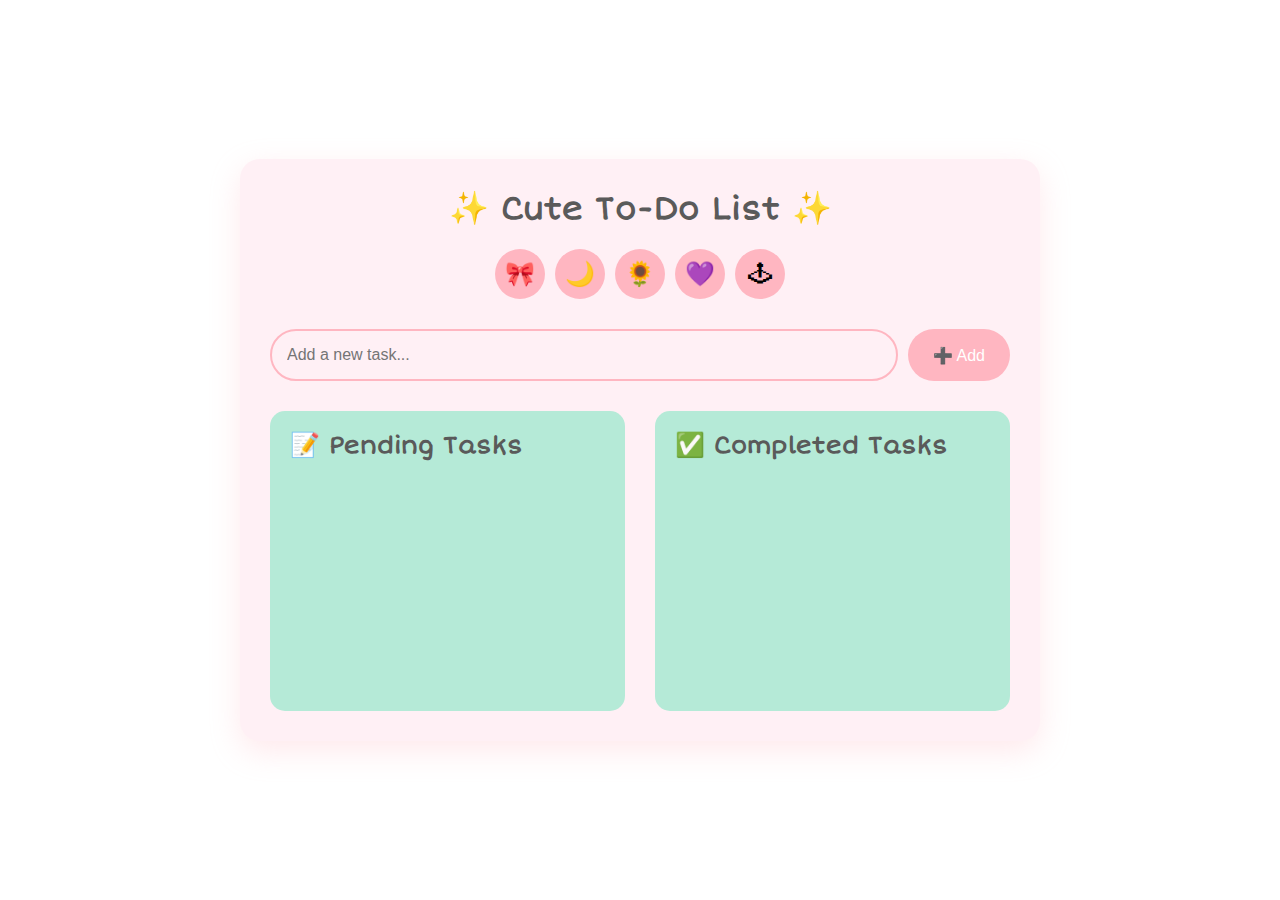
<file: OASIS INFOBYTE/LEVEL2 (TASK 3)/to do list.html>
<!DOCTYPE html>
<html lang="en">
<head>
    <meta charset="UTF-8">
    <meta name="viewport" content="width=device-width, initial-scale=1.0">
    <title>Cute To-Do App</title>
    <link rel="stylesheet" href="styles.css">
    <link href="https://fonts.googleapis.com/css2?family=Comic+Neue:wght@400;700&family=Short+Stack&display=swap" rel="stylesheet">
</head>
<body class="pastel-theme">
    <div class="container">
        <header>
            <h1>✨ Cute To-Do List ✨</h1>
            <div class="theme-selector">
                <button class="theme-btn pastel" data-theme="pastel" title="Pastel Paradise">🎀</button>
                <button class="theme-btn dark" data-theme="dark" title="Dark Mode Elegance">🌙</button>
                <button class="theme-btn nature" data-theme="nature" title="Nature Bliss">🌻</button>
                <button class="theme-btn galaxy" data-theme="galaxy" title="Galaxy Glow">💜</button>
                <button class="theme-btn retro" data-theme="retro" title="Retro Pixel">🕹</button>
            </div>
        </header>

        <div class="add-task">
            <input type="text" id="task-input" placeholder="Add a new task...">
            <button id="add-btn">➕ Add</button>
        </div>

        <div class="task-lists">
            <div class="pending-tasks">
                <h2>📝 Pending Tasks</h2>
                <ul id="pending-list"></ul>
            </div>

            <div class="completed-tasks">
                <h2>✅ Completed Tasks</h2>
                <ul id="completed-list"></ul>
            </div>
        </div>
    </div>

    <div class="confetti-container"></div>

    <script src="script.js"></script>
</body>
</html>
</file>
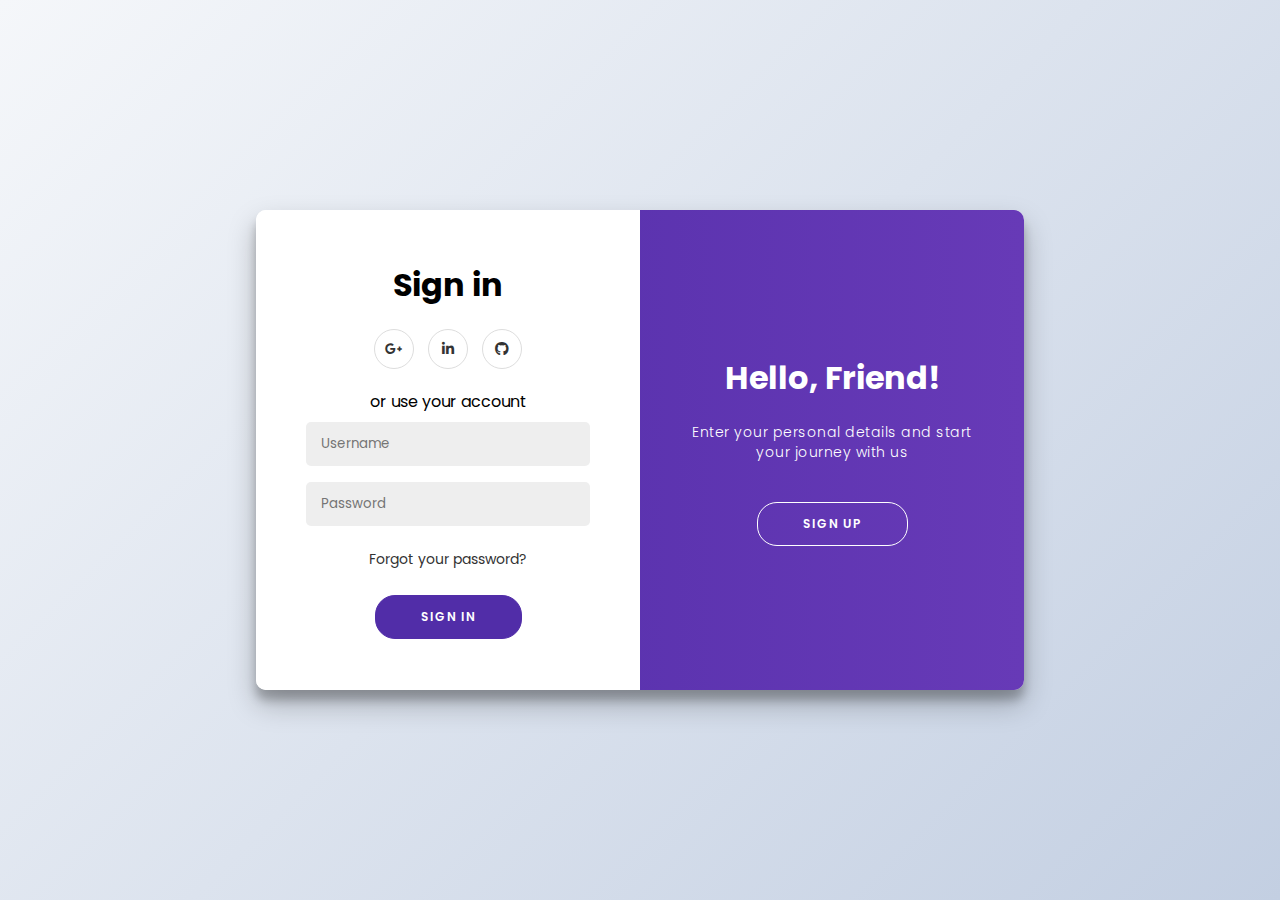
<file: OASIS INFOBYTE/LEVEL2 (TASK 4)/login.html>
<!DOCTYPE html>
<html lang="en">
<head>
    <meta charset="UTF-8">
    <meta name="viewport" content="width=device-width, initial-scale=1.0">
    <title>SecureAuth System</title>
    <link rel="stylesheet" href="styles.css">
    <link rel="stylesheet" href="https://cdnjs.cloudflare.com/ajax/libs/font-awesome/6.0.0-beta3/css/all.min.css">
    <link href="https://fonts.googleapis.com/css2?family=Poppins:wght@300;400;500;600;700&display=swap" rel="stylesheet">
</head>
<body>
    <div class="container" id="container">
        <!-- Registration Form -->
        <div class="form-container sign-up-container">
            <form id="registerForm">
                <h1>Create Account</h1>
                <div class="social-container">
                    <a href="#" class="social"><i class="fab fa-google-plus-g"></i></a>
                    <a href="#" class="social"><i class="fab fa-linkedin-in"></i></a>
                    <a href="#" class="social"><i class="fab fa-github"></i></a>
                </div>
                <span>or use your email for registration</span>
                <input type="text" id="regUsername" placeholder="Username" required />
                <input type="password" id="regPassword" placeholder="Password" required />
                <input type="password" id="regConfirmPassword" placeholder="Confirm Password" required />
                <div class="password-requirements">
                    <p>Password must contain:</p>
                    <ul>
                        <li id="length">At least 8 characters</li>
                        <li id="uppercase">One uppercase letter</li>
                        <li id="number">One number</li>
                        <li id="special">One special character</li>
                    </ul>
                </div>
                <button type="submit">Sign Up</button>
            </form>
        </div>

        <!-- Login Form -->
        <div class="form-container sign-in-container">
            <form id="loginForm">
                <h1>Sign in</h1>
                <div class="social-container">
                    <a href="#" class="social"><i class="fab fa-google-plus-g"></i></a>
                    <a href="#" class="social"><i class="fab fa-linkedin-in"></i></a>
                    <a href="#" class="social"><i class="fab fa-github"></i></a>
                </div>
                <span>or use your account</span>
                <input type="text" id="loginUsername" placeholder="Username" required />
                <input type="password" id="loginPassword" placeholder="Password" required />
                <a href="#" id="forgotPassword">Forgot your password?</a>
                <button type="submit">Sign In</button>
            </form>
        </div>

        <!-- Overlay Container -->
        <div class="overlay-container">
            <div class="overlay">
                <div class="overlay-panel overlay-left">
                    <h1>Welcome Back!</h1>
                    <p>To keep connected with us please login with your personal info</p>
                    <button class="ghost" id="signIn">Sign In</button>
                </div>
                <div class="overlay-panel overlay-right">
                    <h1>Hello, Friend!</h1>
                    <p>Enter your personal details and start your journey with us</p>
                    <button class="ghost" id="signUp">Sign Up</button>
                </div>
            </div>
        </div>
    </div>

    <!-- Toast Notification -->
    <div id="toast" class="toast"></div>

    <script src="script.js"></script>
</body>
</html>
</file>
<file: OASIS INFOBYTE/LEVEL2 (TASK 3)/styles.css>
:root {
    /* Pastel Theme (Default) */
    --pastel-bg: #fff0f5;
    --pastel-primary: #ffb6c1;
    --pastel-secondary: #b5ead7;
    --pastel-accent: #c7ceea;
    --pastel-text: #5a5a5a;
    --pastel-shadow: rgba(255, 182, 193, 0.3);

    /* Dark Theme */
    --dark-bg: #1a1a1a;
    --dark-primary: #4d4d4d;
    --dark-secondary: #333333;
    --dark-accent: #00ff9d;
    --dark-text: #e6e6e6;
    --dark-shadow: rgba(0, 255, 157, 0.3);

    /* Nature Theme */
    --nature-bg: #f0fff0;
    --nature-primary: #8fbc8f;
    --nature-secondary: #d8e2dc;
    --nature-accent: #a5d6a7;
    --nature-text: #2e7d32;
    --nature-shadow: rgba(143, 188, 143, 0.3);

    /* Galaxy Theme */
    --galaxy-bg: #0f0524;
    --galaxy-primary: #6a0dad;
    --galaxy-secondary: #301934;
    --galaxy-accent: #9370db;
    --galaxy-text: #e6e6fa;
    --galaxy-shadow: rgba(106, 13, 173, 0.3);

    /* Retro Theme */
    --retro-bg: #f5f5dc;
    --retro-primary: #ff6b6b;
    --retro-secondary: #4ecdc4;
    --retro-accent: #ffe66d;
    --retro-text: #2f2f2f;
    --retro-shadow: rgba(255, 107, 107, 0.3);
}

* {
    margin: 0;
    padding: 0;
    box-sizing: border-box;
    transition: background-color 0.3s, color 0.3s;
}

body {
    font-family: 'Comic Neue', cursive, sans-serif;
    min-height: 100vh;
    display: flex;
    justify-content: center;
    align-items: center;
    padding: 20px;
}

.container {
    width: 100%;
    max-width: 800px;
    border-radius: 20px;
    padding: 30px;
    box-shadow: 0 10px 30px var(--theme-shadow);
    background-color: var(--theme-bg);
    color: var(--theme-text);
}

header {
    text-align: center;
    margin-bottom: 30px;
}

h1, h2 {
    font-family: 'Short Stack', cursive;
    margin-bottom: 15px;
}

.theme-selector {
    display: flex;
    justify-content: center;
    gap: 10px;
    margin-top: 20px;
}

.theme-btn {
    font-size: 24px;
    width: 50px;
    height: 50px;
    border: none;
    border-radius: 50%;
    cursor: pointer;
    transition: transform 0.2s, box-shadow 0.2s;
    background-color: var(--theme-primary);
}

.theme-btn:hover {
    transform: scale(1.1);
    box-shadow: 0 0 15px var(--theme-shadow);
}

.add-task {
    display: flex;
    gap: 10px;
    margin-bottom: 30px;
}

#task-input {
    flex: 1;
    padding: 15px;
    border-radius: 50px;
    border: 2px solid var(--theme-primary);
    background-color: var(--theme-bg);
    color: var(--theme-text);
    font-size: 16px;
}

#task-input:focus {
    outline: none;
    box-shadow: 0 0 10px var(--theme-shadow);
}

#add-btn {
    padding: 15px 25px;
    border: none;
    border-radius: 50px;
    background-color: var(--theme-primary);
    color: white;
    font-size: 16px;
    cursor: pointer;
    transition: transform 0.2s, box-shadow 0.2s;
}

#add-btn:hover {
    transform: scale(1.05);
    box-shadow: 0 0 15px var(--theme-shadow);
}

.task-lists {
    display: grid;
    grid-template-columns: 1fr 1fr;
    gap: 30px;
}

.pending-tasks, .completed-tasks {
    background-color: var(--theme-secondary);
    padding: 20px;
    border-radius: 15px;
    min-height: 300px;
}

ul {
    list-style: none;
}

.task-item {
    display: flex;
    justify-content: space-between;
    align-items: center;
    padding: 15px;
    margin-bottom: 15px;
    border-radius: 10px;
    background-color: var(--theme-bg);
    box-shadow: 0 3px 10px rgba(0, 0, 0, 0.1);
    animation: fadeIn 0.5s ease-out;
    position: relative;
    overflow: hidden;
}

.task-item::before {
    content: '';
    position: absolute;
    top: 0;
    left: 0;
    width: 5px;
    height: 100%;
    background-color: var(--theme-primary);
}

.task-text {
    flex: 1;
    margin: 0 15px;
    word-break: break-word;
}

.task-actions {
    display: flex;
    gap: 10px;
}

.task-btn {
    background: none;
    border: none;
    font-size: 18px;
    cursor: pointer;
    transition: transform 0.2s;
}

.task-btn:hover {
    transform: scale(1.2);
}

.complete-btn {
    color: #4caf50;
}

.edit-btn {
    color: #ff9800;
}

.delete-btn {
    color: #f44336;
}

.task-timestamp {
    font-size: 12px;
    color: var(--theme-text);
    opacity: 0.7;
    margin-top: 5px;
}

.completed .task-text {
    text-decoration: line-through;
    opacity: 0.7;
}

.confetti {
    position: absolute;
    width: 10px;
    height: 10px;
    background-color: var(--theme-primary);
    opacity: 0.7;
    animation: confettiFall 3s linear forwards;
}

@keyframes fadeIn {
    from { opacity: 0; transform: translateY(20px); }
    to { opacity: 1; transform: translateY(0); }
}

@keyframes bounce {
    0%, 100% { transform: translateY(0); }
    50% { transform: translateY(-10px); }
}

@keyframes confettiFall {
    0% { transform: translateY(-100vh) rotate(0deg); opacity: 1; }
    100% { transform: translateY(100vh) rotate(360deg); opacity: 0; }
}

/* Theme Classes */
.pastel-theme {
    --theme-bg: var(--pastel-bg);
    --theme-primary: var(--pastel-primary);
    --theme-secondary: var(--pastel-secondary);
    --theme-accent: var(--pastel-accent);
    --theme-text: var(--pastel-text);
    --theme-shadow: var(--pastel-shadow);
}

.dark-theme {
    --theme-bg: var(--dark-bg);
    --theme-primary: var(--dark-primary);
    --theme-secondary: var(--dark-secondary);
    --theme-accent: var(--dark-accent);
    --theme-text: var(--dark-text);
    --theme-shadow: var(--dark-shadow);
}

.nature-theme {
    --theme-bg: var(--nature-bg);
    --theme-primary: var(--nature-primary);
    --theme-secondary: var(--nature-secondary);
    --theme-accent: var(--nature-accent);
    --theme-text: var(--nature-text);
    --theme-shadow: var(--nature-shadow);
}

.galaxy-theme {
    --theme-bg: var(--galaxy-bg);
    --theme-primary: var(--galaxy-primary);
    --theme-secondary: var(--galaxy-secondary);
    --theme-accent: var(--galaxy-accent);
    --theme-text: var(--galaxy-text);
    --theme-shadow: var(--galaxy-shadow);
}

.retro-theme {
    --theme-bg: var(--retro-bg);
    --theme-primary: var(--retro-primary);
    --theme-secondary: var(--retro-secondary);
    --theme-accent: var(--retro-accent);
    --theme-text: var(--retro-text);
    --theme-shadow: var(--retro-shadow);
}

@media (max-width: 768px) {
    .task-lists {
        grid-template-columns: 1fr;
    }
}
</file>
<file: OASIS INFOBYTE/LEVEL2 (TASK 4)/styles.css>
:root {
    --primary-color: #512da8;
    --secondary-color: #673ab7;
    --accent-color: #ff5722;
    --light-color: #f5f5f5;
    --dark-color: #333;
    --success-color: #4caf50;
    --error-color: #f44336;
    --warning-color: #ff9800;
    --info-color: #2196f3;
}

* {
    box-sizing: border-box;
    margin: 0;
    padding: 0;
}

body {
    font-family: 'Poppins', sans-serif;
    background: linear-gradient(135deg, #f5f7fa 0%, #c3cfe2 100%);
    display: flex;
    justify-content: center;
    align-items: center;
    height: 100vh;
    margin: 0;
    overflow: hidden;
}

.container {
    background-color: #fff;
    border-radius: 10px;
    box-shadow: 0 14px 28px rgba(0, 0, 0, 0.25), 0 10px 10px rgba(0, 0, 0, 0.22);
    position: relative;
    overflow: hidden;
    width: 768px;
    max-width: 100%;
    min-height: 480px;
}

.form-container {
    position: absolute;
    top: 0;
    height: 100%;
    transition: all 0.6s ease-in-out;
}

.sign-in-container {
    left: 0;
    width: 50%;
    z-index: 2;
}

.sign-up-container {
    left: 0;
    width: 50%;
    opacity: 0;
    z-index: 1;
}

.container.right-panel-active .sign-in-container {
    transform: translateX(100%);
}

.container.right-panel-active .sign-up-container {
    transform: translateX(100%);
    opacity: 1;
    z-index: 5;
    animation: show 0.6s;
}

@keyframes show {
    0%, 49.99% {
        opacity: 0;
        z-index: 1;
    }
    50%, 100% {
        opacity: 1;
        z-index: 5;
    }
}

.overlay-container {
    position: absolute;
    top: 0;
    left: 50%;
    width: 50%;
    height: 100%;
    overflow: hidden;
    transition: transform 0.6s ease-in-out;
    z-index: 100;
}

.container.right-panel-active .overlay-container {
    transform: translateX(-100%);
}

.overlay {
    background: linear-gradient(to right, var(--primary-color), var(--secondary-color));
    background-repeat: no-repeat;
    background-size: cover;
    background-position: 0 0;
    color: #fff;
    position: relative;
    left: -100%;
    height: 100%;
    width: 200%;
    transform: translateX(0);
    transition: transform 0.6s ease-in-out;
}

.container.right-panel-active .overlay {
    transform: translateX(50%);
}

.overlay-panel {
    position: absolute;
    display: flex;
    align-items: center;
    justify-content: center;
    flex-direction: column;
    padding: 0 40px;
    text-align: center;
    top: 0;
    height: 100%;
    width: 50%;
    transform: translateX(0);
    transition: transform 0.6s ease-in-out;
}

.overlay-left {
    transform: translateX(-20%);
}

.container.right-panel-active .overlay-left {
    transform: translateX(0);
}

.overlay-right {
    right: 0;
    transform: translateX(0);
}

.container.right-panel-active .overlay-right {
    transform: translateX(20%);
}

h1 {
    font-weight: 700;
    margin: 0;
    font-size: 2rem;
}

p {
    font-size: 14px;
    font-weight: 300;
    line-height: 20px;
    letter-spacing: 0.5px;
    margin: 20px 0 30px;
}

.social-container {
    margin: 20px 0;
}

.social-container a {
    border: 1px solid #ddd;
    border-radius: 50%;
    display: inline-flex;
    justify-content: center;
    align-items: center;
    margin: 0 5px;
    height: 40px;
    width: 40px;
    color: #333;
    background-color: #fff;
    transition: all 0.3s;
}

.social-container a:hover {
    background-color: var(--accent-color);
    color: white;
    border-color: var(--accent-color);
}

form {
    background-color: #fff;
    display: flex;
    align-items: center;
    justify-content: center;
    flex-direction: column;
    padding: 0 50px;
    height: 100%;
    text-align: center;
}

input {
    background-color: #eee;
    border: none;
    padding: 12px 15px;
    margin: 8px 0;
    width: 100%;
    border-radius: 5px;
    font-family: 'Poppins', sans-serif;
}

input:focus {
    outline: none;
    border-bottom: 2px solid var(--primary-color);
}

button {
    border-radius: 20px;
    border: 1px solid var(--primary-color);
    background-color: var(--primary-color);
    color: #fff;
    font-size: 12px;
    font-weight: 600;
    padding: 12px 45px;
    letter-spacing: 1px;
    text-transform: uppercase;
    transition: transform 80ms ease-in;
    cursor: pointer;
    font-family: 'Poppins', sans-serif;
    margin-top: 10px;
}

button:active {
    transform: scale(0.95);
}

button:focus {
    outline: none;
}

button.ghost {
    background-color: transparent;
    border-color: #fff;
}

a {
    color: #333;
    font-size: 14px;
    text-decoration: none;
    margin: 15px 0;
    transition: color 0.3s;
}

a:hover {
    color: var(--accent-color);
}

.password-requirements {
    text-align: left;
    margin: 10px 0;
    font-size: 12px;
    color: var(--dark-color);
    width: 100%;
}

.password-requirements p {
    margin: 5px 0;
    font-weight: 500;
}

.password-requirements ul {
    list-style-type: none;
    padding-left: 5px;
    margin: 5px 0;
}

.password-requirements li {
    margin: 3px 0;
    color: var(--error-color);
    position: relative;
    padding-left: 20px;
}

.password-requirements li:before {
    content: "✖";
    position: absolute;
    left: 0;
}

.password-requirements li.valid {
    color: var(--success-color);
}

.password-requirements li.valid:before {
    content: "✓";
}

/* Toast Notification */
.toast {
    visibility: hidden;
    min-width: 250px;
    background-color: var(--dark-color);
    color: #fff;
    text-align: center;
    border-radius: 4px;
    padding: 16px;
    position: fixed;
    z-index: 1000;
    right: 30px;
    bottom: 30px;
    font-size: 14px;
    box-shadow: 0 4px 8px rgba(0, 0, 0, 0.2);
    opacity: 0;
    transition: opacity 0.5s, visibility 0.5s;
}

.toast.show {
    visibility: visible;
    opacity: 1;
}

.toast.success {
    background-color: var(--success-color);
}

.toast.error {
    background-color: var(--error-color);
}

.toast.warning {
    background-color: var(--warning-color);
}

.toast.info {
    background-color: var(--info-color);
}

/* Responsive Design */
@media (max-width: 768px) {
    .container {
        width: 100%;
        height: 100%;
        border-radius: 0;
    }

    .sign-in-container,
    .sign-up-container {
        width: 100%;
    }

    .overlay-container {
        display: none;
    }

    .container.right-panel-active .sign-in-container,
    .container.right-panel-active .sign-up-container {
        transform: none;
    }
}

/* Secured Page Styles */
.secured-container {
    display: none;
    flex-direction: column;
    align-items: center;
    justify-content: center;
    height: 100vh;
    padding: 20px;
    text-align: center;
}

.secured-content {
    background: white;
    padding: 40px;
    border-radius: 10px;
    box-shadow: 0 14px 28px rgba(0, 0, 0, 0.1), 0 10px 10px rgba(0, 0, 0, 0.1);
    max-width: 600px;
    width: 100%;
}

.user-avatar {
    width: 100px;
    height: 100px;
    border-radius: 50%;
    margin-bottom: 20px;
    object-fit: cover;
    border: 3px solid var(--primary-color);
}

.logout-btn {
    margin-top: 20px;
    background-color: var(--error-color);
    border-color: var(--error-color);
}

.logout-btn:hover {
    background-color: #d32f2f;
    border-color: #d32f2f;
}
</file>
